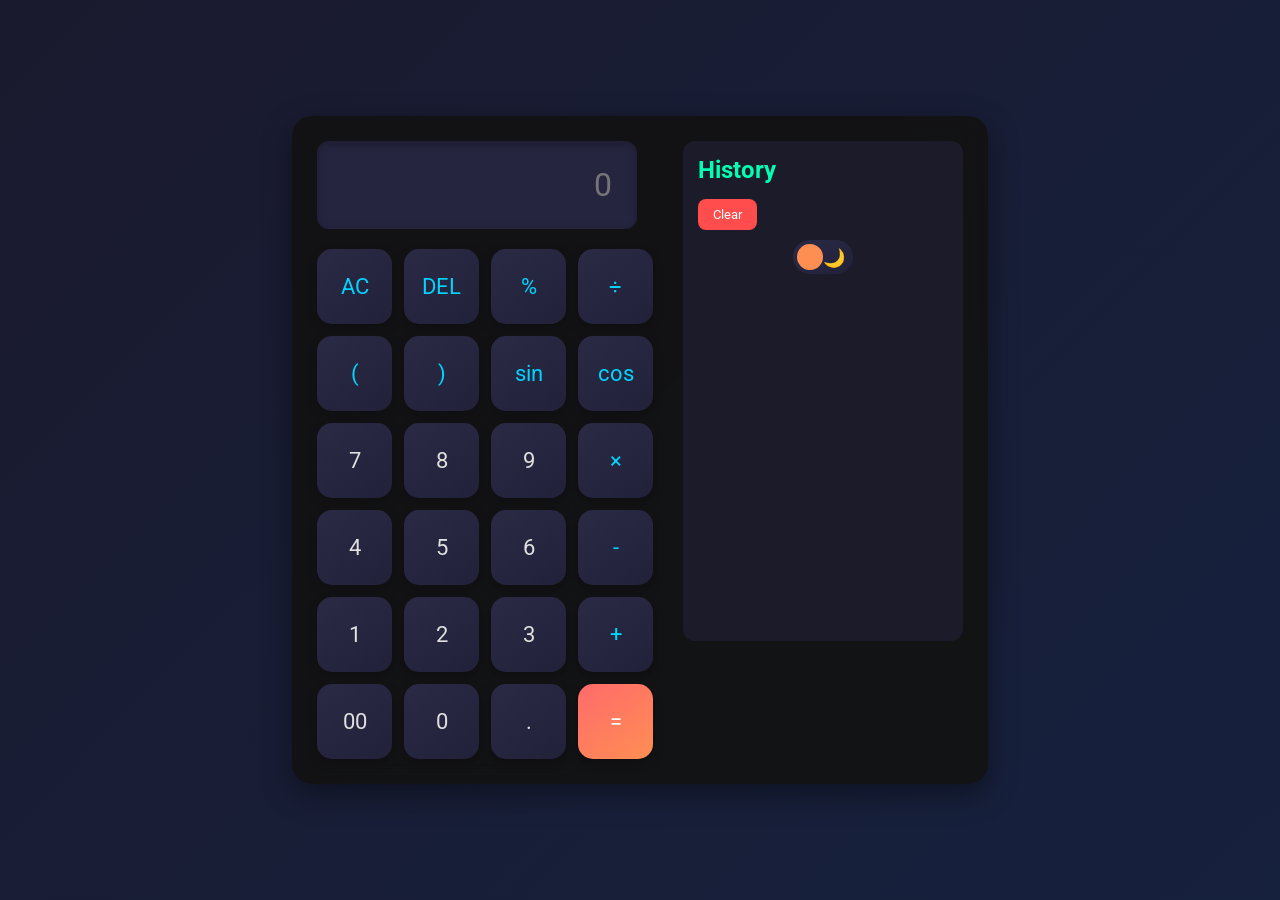
<file: index.html>
<!DOCTYPE html>
<html lang="en">
  <head>
    <meta charset="UTF-8" />
    <meta name="viewport" content="width=device-width, initial-scale=1.0" />
    <link rel="stylesheet" href="style.css" />
    <title>Advanced Calculator</title>
  </head>
  <body>
    <div class="wrapper">
      <div class="calculator">
        <div class="display">
          <input type="text" id="inputBox" placeholder="0" readonly />
        </div>
        <div class="buttons">
          <button class="btn operator">AC</button>
          <button class="btn operator">DEL</button>
          <button class="btn operator">%</button>
          <button class="btn operator">÷</button>

          <button class="btn operator">(</button>
          <button class="btn operator">)</button>
          <button class="btn operator">sin</button>
          <button class="btn operator">cos</button>

          <button class="btn">7</button>
          <button class="btn">8</button>
          <button class="btn">9</button>
          <button class="btn operator">×</button>

          <button class="btn">4</button>
          <button class="btn">5</button>
          <button class="btn">6</button>
          <button class="btn operator">-</button>

          <button class="btn">1</button>
          <button class="btn">2</button>
          <button class="btn">3</button>
          <button class="btn operator">+</button>

          <button class="btn">00</button>
          <button class="btn">0</button>
          <button class="btn">.</button>
          <button class="btn equal">=</button>
        </div>
      </div>
      <div class="history">
        <h2>History</h2>
        <button id="clearHistory" class="clear-btn">Clear</button>
        <div class="theme-toggle">
          <label class="switch">
            <input type="checkbox" id="themeToggle" />
            <span class="slider">
              <span class="icon sun">☀️</span>
              <span class="icon moon">🌙</span>
            </span>
          </label>
        </div>
        <ul id="historyList"></ul>
      </div>
    </div>
    <script src="script.js"></script>
  </body>
</html>
</file>
<file: style.css>
@import url('https://fonts.googleapis.com/css2?family=Roboto:wght@400;700&display=swap');

* {
  margin: 0;
  padding: 0;
  box-sizing: border-box;
  font-family: 'Roboto', sans-serif;
}

body {
  background: linear-gradient(135deg, #1a1a2e, #16213e);
  min-height: 100vh;
  display: flex;
  justify-content: center;
  align-items: center;
  color: #e0e0e0;
  transition: background 0.3s, color 0.3s;
}

body.light-theme {
  background: linear-gradient(135deg, #f0f4f8, #d9e2ec);
  color: #333;
}

.wrapper {
  display: flex;
  gap: 30px;
  padding: 25px;
  background: rgba(18, 18, 18, 0.9);
  border-radius: 20px;
  box-shadow: 0 10px 30px rgba(0, 0, 0, 0.4);
  backdrop-filter: blur(10px);
}

body.light-theme .wrapper {
  background: rgba(255, 255, 255, 0.9);
  box-shadow: 0 10px 30px rgba(0, 0, 0, 0.1);
}

.calculator {
  display: flex;
  flex-direction: column;
  align-items: center;
}

.display {
  width: 100%;
}

#inputBox {
  width: 320px;
  padding: 25px;
  font-size: 32px;
  border: none;
  background: #252540;
  color: #fff;
  text-align: right;
  border-radius: 12px;
  margin-bottom: 20px;
  box-shadow: inset 0 2px 8px rgba(0, 0, 0, 0.3);
  transition: background 0.3s, color 0.3s;
}

body.light-theme #inputBox {
  background: #e8ecef;
  color: #333;
}

.theme-toggle {
  margin-bottom: 15px;
  display: flex;
  justify-content: center;
}

.switch {
  position: relative;
  display: inline-block;
  width: 60px;
  height: 34px;
}

.switch input {
  opacity: 0;
  width: 0;
  height: 0;
}

.slider {
  position: absolute;
  cursor: pointer;
  top: 0;
  left: 0;
  right: 0;
  bottom: 0;
  background: linear-gradient(145deg, #2a2a45, #21213a);
  border-radius: 34px;
  transition: 0.4s;
  display: flex;
  align-items: center;
  justify-content: space-between;
  padding: 0 8px;
}

body.light-theme .slider {
  background: linear-gradient(145deg, #ffffff, #e0e0e0);
}

.slider:before {
  position: absolute;
  content: "";
  height: 26px;
  width: 26px;
  left: 4px;
  bottom: 4px;
  background: #ff8e53;
  border-radius: 50%;
  transition: 0.4s;
}

body.light-theme .slider:before {
  background: #007bff;
}

input:checked + .slider:before {
  transform: translateX(26px);
}

.slider .icon {
  font-size: 18px;
  color: #e0e0e0;
}

body.light-theme .slider .icon {
  color: #333;
}

.slider .sun {
  opacity: 0;
}

body.light-theme .slider .sun {
  opacity: 1;
}

.slider .moon {
  opacity: 1;
}

body.light-theme .slider .moon {
  opacity: 0;
}

.buttons {
  display: grid;
  grid-template-columns: repeat(4, 75px);
  gap: 12px;
}

.btn {
  width: 75px;
  height: 75px;
  font-size: 22px;
  border: none;
  border-radius: 15px;
  background: linear-gradient(145deg, #2a2a45, #21213a);
  color: #e0e0e0;
  cursor: pointer;
  transition: transform 0.1s, background 0.2s;
  box-shadow: 0 4px 12px rgba(0, 0, 0, 0.2);
}

body.light-theme .btn {
  background: linear-gradient(145deg, #ffffff, #e0e0e0);
  color: #333;
}

.btn:hover {
  transform: scale(1.05);
  background: linear-gradient(145deg, #3a3a5a, #2c2c4a);
}

body.light-theme .btn:hover {
  background: linear-gradient(145deg, #f0f0f0, #d0d0d0);
}

.operator {
  color: #00d4ff;
}

body.light-theme .operator {
  color: #007bff;
}

.equal {
  background: linear-gradient(145deg, #ff6b6b, #ff8e53);
  color: #fff;
}

body.light-theme .equal {
  background: linear-gradient(145deg, #ff8787, #ffa07a);
}

.equal:hover {
  background: linear-gradient(145deg, #ff8e53, #ff6b6b);
}

body.light-theme .equal:hover {
  background: linear-gradient(145deg, #ffa07a, #ff8787);
}

.history {
  width: 280px;
  max-height: 500px;
  overflow-y: auto;
  padding: 15px;
  border-radius: 12px;
  background: rgba(30, 30, 47, 0.8);
}

body.light-theme .history {
  background: rgba(248, 249, 250, 0.8);
}

.history h2 {
  margin-bottom: 15px;
  color: #00ffb2;
  font-size: 24px;
}

body.light-theme .history h2 {
  color: #28a745;
}

#clearHistory {
  background: #ff4d4d;
  border: none;
  color: #fff;
  padding: 8px 15px;
  border-radius: 8px;
  cursor: pointer;
  margin-bottom: 10px;
  transition: background 0.2s;
}

#clearHistory:hover {
  background: #ff6666;
}

#historyList {
  list-style: none;
}

#historyList li {
  padding: 10px;
  margin-bottom: 8px;
  background: #2a2a45;
  border-left: 4px solid #ff8e53;
  border-radius: 8px;
  font-size: 16px;
  transition: background 0.2s;
}

body.light-theme #historyList li {
  background: #e9ecef;
  border-left-color: #ff6b6b;
}
</file>
